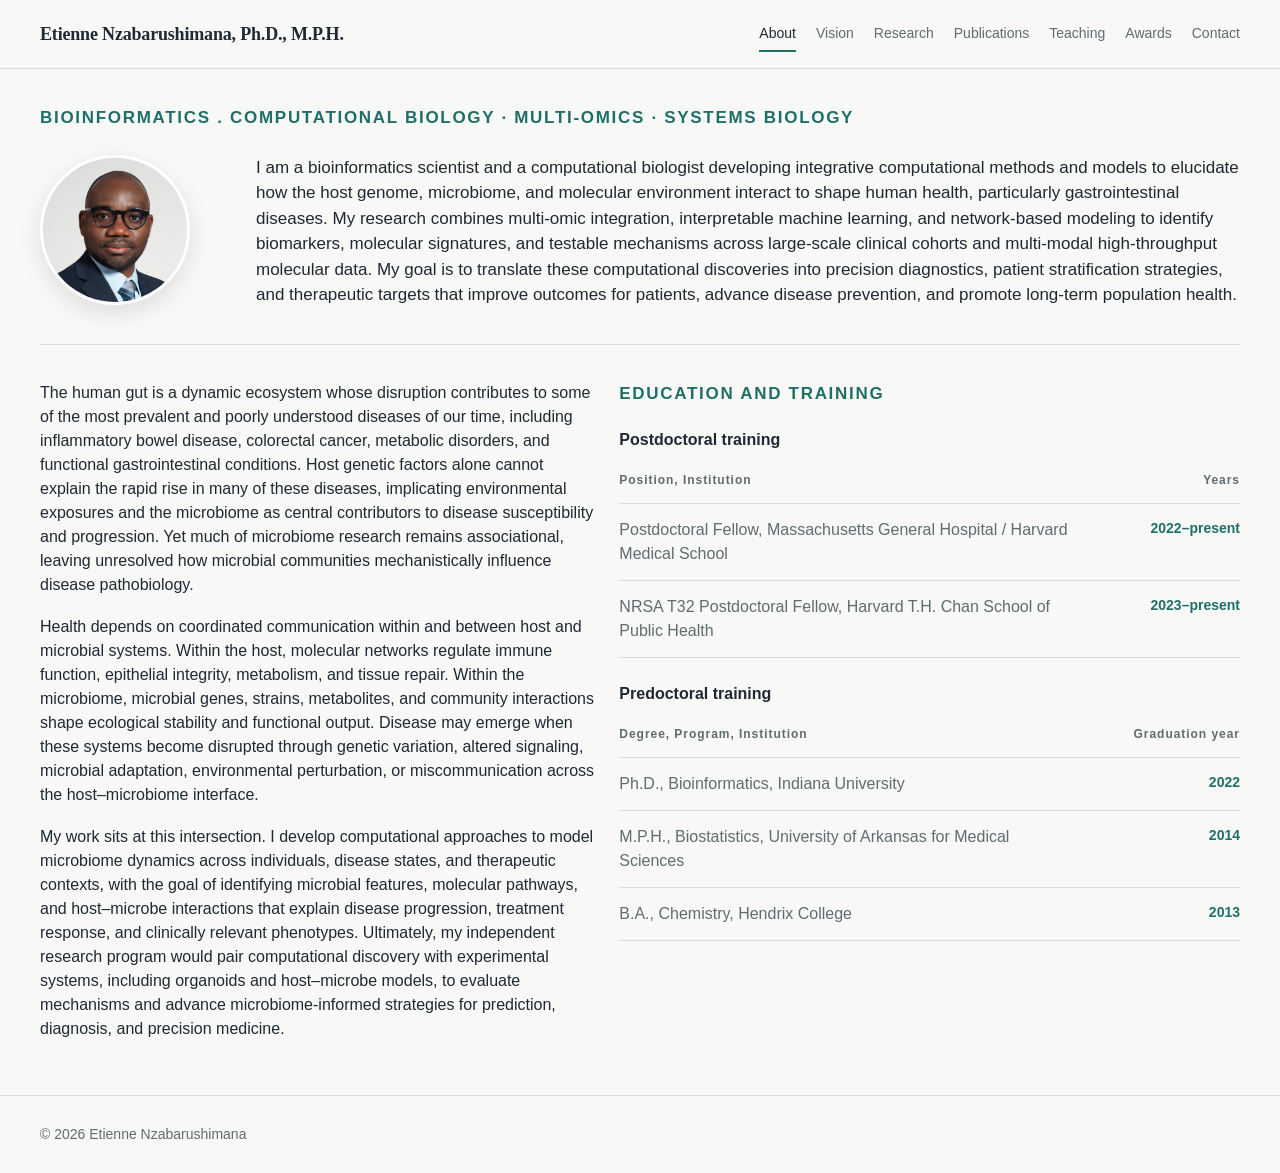
<file: index.html>
<!DOCTYPE html>
<html lang="en">
<head>
  <meta charset="UTF-8" />
  <meta name="viewport" content="width=device-width, initial-scale=1.0" />
  <meta name="description" content="About Etienne Nzabarushimana." />
  <title>About | Etienne Nzabarushimana</title>
  <link rel="stylesheet" href="assets/css/style.css" />
</head>
<body>
  <header class="site-header">
    <div class="container nav">
      <a class="site-name" href="index.html">Etienne Nzabarushimana, Ph.D., M.P.H.</a>
      <nav class="nav-links" aria-label="Main navigation">
        <a class="active" href="about.html">About</a>
        <a href="framework.html">Vision</a>
        <a href="research.html">Research</a>
        <a href="publications.html">Publications</a>
        <a href="teaching.html">Teaching</a>
        <a href="awards.html">Awards</a>
        <a href="contact.html">Contact</a>
      </nav>
    </div>
  </header>
<section class="container page-section about-section">
	
 <div class="section-header about-section-header">
    <p class="eyebrow">Bioinformatics . Computational biology · Multi-omics · Systems biology</p>
  </div>

  <div class="about-layout">
    <div class="about-photo">
     <img src="assets/img/nza_460.jpg" alt="EN" />
    </div>

    <div class="about-copy">
      <p>
        I am a bioinformatics scientist and a computational biologist developing integrative computational methods and models to elucidate how the host genome, microbiome, and molecular environment interact to shape human health, particularly gastrointestinal diseases. My research combines multi-omic integration, interpretable machine learning, and network-based modeling to identify biomarkers, molecular signatures, and testable mechanisms across large-scale clinical cohorts and multi-modal high-throughput molecular data. My goal is to translate these computational discoveries into precision diagnostics, patient stratification strategies, and therapeutic targets that improve outcomes for patients, advance disease prevention, and promote long-term population health.
      </p>
    </div>
  </div>
</section>
<section class="container page-section">
      <div class="section-content two-column">
        <div class="lead-copy">
          <p>
			The human gut is a dynamic ecosystem whose disruption contributes to some of the most prevalent and poorly understood diseases of our time, including inflammatory bowel disease, colorectal cancer, metabolic disorders, and functional gastrointestinal conditions. Host genetic factors alone cannot explain the rapid rise in many of these diseases, implicating environmental exposures and the microbiome as central contributors to disease susceptibility and progression. Yet much of microbiome research remains associational, leaving unresolved how microbial communities mechanistically influence disease pathobiology.
          </p>
          <p>
           Health depends on coordinated communication within and between host and microbial systems. Within the host, molecular networks regulate immune function, epithelial integrity, metabolism, and tissue repair. Within the microbiome, microbial genes, strains, metabolites, and community interactions shape ecological stability and functional output. Disease may emerge when these systems become disrupted through genetic variation, altered signaling, microbial adaptation, environmental perturbation, or miscommunication across the host–microbiome interface.
          </p>
          <p>
            My work sits at this intersection. I develop computational approaches to model microbiome dynamics across individuals, disease states, and therapeutic contexts, with the goal of identifying microbial features, molecular pathways, and host–microbe interactions that explain disease progression, treatment response, and clinically relevant phenotypes. Ultimately, my independent research program would pair computational discovery with experimental systems, including organoids and host–microbe models, to evaluate mechanisms and advance microbiome-informed strategies for prediction, diagnosis, and precision medicine.
          </p>
        </div>
<div class="compact-list">
	<p class="eyebrow">Education and training</p>
  <h3 class="training-group-title">Postdoctoral training</h3>

<div class="training-subheader">
  <span>Position, Institution</span>
  <span>Years</span>
</div>

<div class="list-row">
  <p>Postdoctoral Fellow, Massachusetts General Hospital / Harvard Medical School</p>
  <span>2022–present</span>
</div>

<div class="list-row">
  <p>NRSA T32 Postdoctoral Fellow, Harvard T.H. Chan School of Public Health</p>
  <span>2023–present</span>
</div>

<h3 class="training-group-title predoctoral-title">Predoctoral training</h3>

<div class="training-subheader">
  <span>Degree, Program, Institution</span>
  <span>Graduation year</span>
</div>

<div class="list-row">
  <p>Ph.D., Bioinformatics, Indiana University</p>
  <span>2022</span>
</div>
  <div class="list-row">
    <p>M.P.H., Biostatistics, University of Arkansas for Medical Sciences</p>
    <span>2014</span>
  </div>

  <div class="list-row">
    <p>B.A., Chemistry, Hendrix College</p>
    <span>2013</span>
  </div>
</div>
      </div>
    </section>
  </main>

  <footer class="site-footer">
    <div class="container">
      <p>© 2026 Etienne Nzabarushimana</p>
    </div>
  </footer>
</body>
</html>
</file>
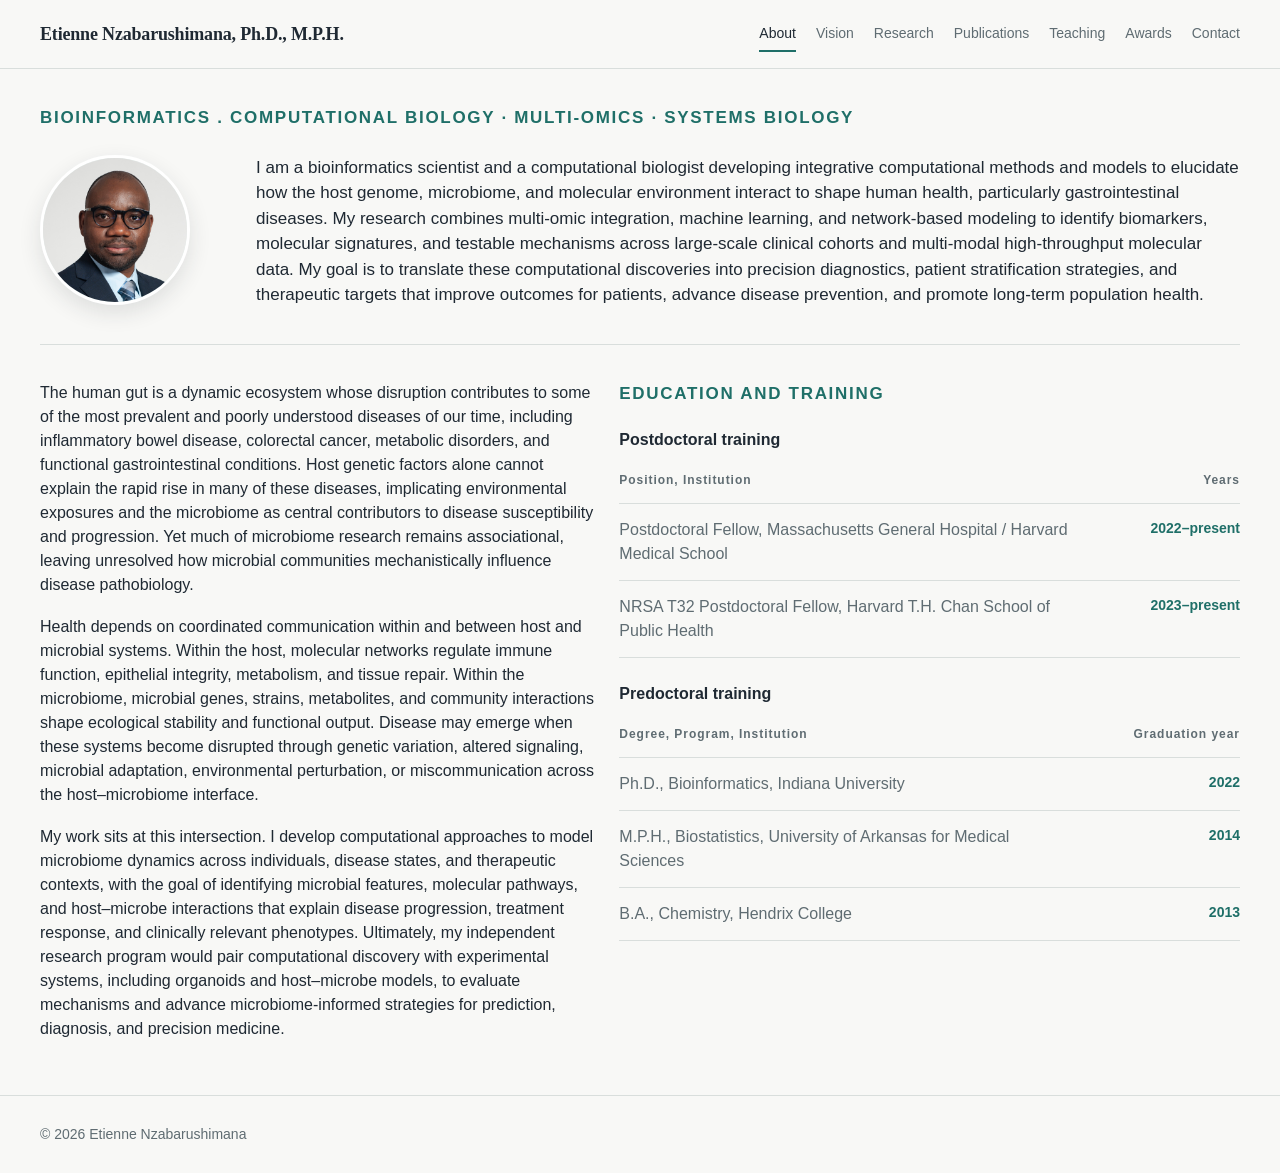
<file: about.html>
<!DOCTYPE html>
<html lang="en">
<head>
  <meta charset="UTF-8" />
  <meta name="viewport" content="width=device-width, initial-scale=1.0" />
  <meta name="description" content="About Etienne Nzabarushimana." />
  <title>About | Etienne Nzabarushimana</title>
  <link rel="stylesheet" href="assets/css/style.css" />
</head>
<body>
  <header class="site-header">
    <div class="container nav">
      <a class="site-name" href="index.html">Etienne Nzabarushimana, Ph.D., M.P.H.</a>
      <nav class="nav-links" aria-label="Main navigation">
        <a class="active" href="about.html">About</a>
        <a href="framework.html">Vision</a>
        <a href="research.html">Research</a>
        <a href="publications.html">Publications</a>
        <a href="teaching.html">Teaching</a>
        <a href="awards.html">Awards</a>
        <a href="contact.html">Contact</a>
      </nav>
    </div>
  </header>
<section class="container page-section about-section">
	
 <div class="section-header about-section-header">
    <p class="eyebrow">Bioinformatics . Computational biology · Multi-omics · Systems biology</p>
  </div>

  <div class="about-layout">
    <div class="about-photo">
     <img src="assets/img/nza_460.jpg" alt="EN" />
    </div>

    <div class="about-copy">
      <p>
        I am a bioinformatics scientist and a computational biologist developing integrative computational methods and models to elucidate how the host genome, microbiome, and molecular environment interact to shape human health, particularly gastrointestinal diseases. My research combines multi-omic integration, machine learning, and network-based modeling to identify biomarkers, molecular signatures, and testable mechanisms across large-scale clinical cohorts and multi-modal high-throughput molecular data. My goal is to translate these computational discoveries into precision diagnostics, patient stratification strategies, and therapeutic targets that improve outcomes for patients, advance disease prevention, and promote long-term population health.
      </p>
    </div>
  </div>
</section>
<section class="container page-section">
      <div class="section-content two-column">
        <div class="lead-copy">
          <p>
			The human gut is a dynamic ecosystem whose disruption contributes to some of the most prevalent and poorly understood diseases of our time, including inflammatory bowel disease, colorectal cancer, metabolic disorders, and functional gastrointestinal conditions. Host genetic factors alone cannot explain the rapid rise in many of these diseases, implicating environmental exposures and the microbiome as central contributors to disease susceptibility and progression. Yet much of microbiome research remains associational, leaving unresolved how microbial communities mechanistically influence disease pathobiology.
          </p>
          <p>
           Health depends on coordinated communication within and between host and microbial systems. Within the host, molecular networks regulate immune function, epithelial integrity, metabolism, and tissue repair. Within the microbiome, microbial genes, strains, metabolites, and community interactions shape ecological stability and functional output. Disease may emerge when these systems become disrupted through genetic variation, altered signaling, microbial adaptation, environmental perturbation, or miscommunication across the host–microbiome interface.
          </p>
          <p>
            My work sits at this intersection. I develop computational approaches to model microbiome dynamics across individuals, disease states, and therapeutic contexts, with the goal of identifying microbial features, molecular pathways, and host–microbe interactions that explain disease progression, treatment response, and clinically relevant phenotypes. Ultimately, my independent research program would pair computational discovery with experimental systems, including organoids and host–microbe models, to evaluate mechanisms and advance microbiome-informed strategies for prediction, diagnosis, and precision medicine.
          </p>
        </div>
<div class="compact-list">
	<p class="eyebrow">Education and training</p>
  <h3 class="training-group-title">Postdoctoral training</h3>

<div class="training-subheader">
  <span>Position, Institution</span>
  <span>Years</span>
</div>

<div class="list-row">
  <p>Postdoctoral Fellow, Massachusetts General Hospital / Harvard Medical School</p>
  <span>2022–present</span>
</div>

<div class="list-row">
  <p>NRSA T32 Postdoctoral Fellow, Harvard T.H. Chan School of Public Health</p>
  <span>2023–present</span>
</div>

<h3 class="training-group-title predoctoral-title">Predoctoral training</h3>

<div class="training-subheader">
  <span>Degree, Program, Institution</span>
  <span>Graduation year</span>
</div>

<div class="list-row">
  <p>Ph.D., Bioinformatics, Indiana University</p>
  <span>2022</span>
</div>
  <div class="list-row">
    <p>M.P.H., Biostatistics, University of Arkansas for Medical Sciences</p>
    <span>2014</span>
  </div>

  <div class="list-row">
    <p>B.A., Chemistry, Hendrix College</p>
    <span>2013</span>
  </div>
</div>
      </div>
    </section>
  </main>

  <footer class="site-footer">
    <div class="container">
      <p>© 2026 Etienne Nzabarushimana</p>
    </div>
  </footer>
</body>
</html>
</file>
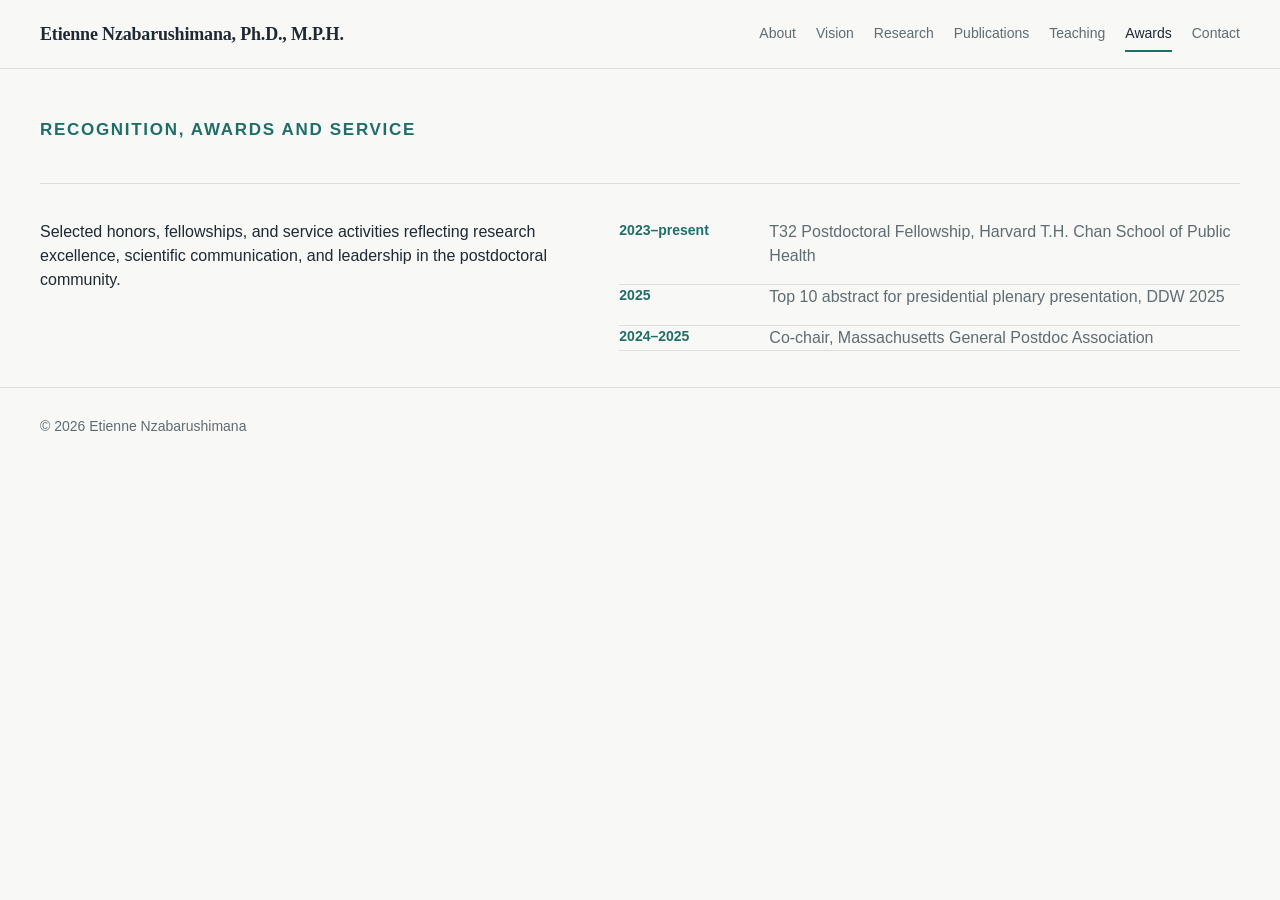
<file: awards.html>
<!DOCTYPE html>
<html lang="en">
<head>
  <meta charset="UTF-8" />
  <meta name="viewport" content="width=device-width, initial-scale=1.0" />
  <meta name="description" content="Awards, fellowships, and service by Etienne Nzabarushimana." />
  <title>Awards | Etienne Nzabarushimana</title>
  <link rel="stylesheet" href="assets/css/style.css" />
</head>
<body>
  <header class="site-header">
    <div class="container nav">
      <a class="site-name" href="index.html">Etienne Nzabarushimana, Ph.D., M.P.H.</a>
      <nav class="nav-links" aria-label="Main navigation">
        <a href="about.html">About</a>
        <a href="framework.html">Vision</a>
        <a href="research.html">Research</a>
        <a href="publications.html">Publications</a>
        <a href="teaching.html">Teaching</a>
        <a class="active" href="awards.html">Awards</a>
        <a href="contact.html">Contact</a>
      </nav>
    </div>
  </header>

  <main>
    <section class="container page-hero">
      <div class="page-hero-inner">
        <p class="eyebrow">Recognition, Awards and Service</p>
     
      </div>
    </section>

<section class="container page-section awards-section">
  <div class="section-content two-column">
    <div class="lead-copy">
      <p>
        Selected honors, fellowships, and service activities reflecting research excellence,
        scientific communication, and leadership in the postdoctoral community.
      </p>
    </div>

    <div class="compact-list awards-list">
      <div class="list-row">
        <span>2023–present</span>
        <p>T32 Postdoctoral Fellowship, Harvard T.H. Chan School of Public Health</p>
      </div>

      <div class="list-row">
        <span>2025</span>
        <p>Top 10 abstract for presidential plenary presentation, DDW 2025</p>
      </div>

      <div class="list-row">
        <span>2024–2025</span>
        <p>Co-chair, Massachusetts General Postdoc Association</p>
      </div>
    </div>
  </div>
</section>
  </main>

  <footer class="site-footer">
    <div class="container">
      <p>© 2026 Etienne Nzabarushimana</p>
    </div>
  </footer>
</body>
</html>
</file>
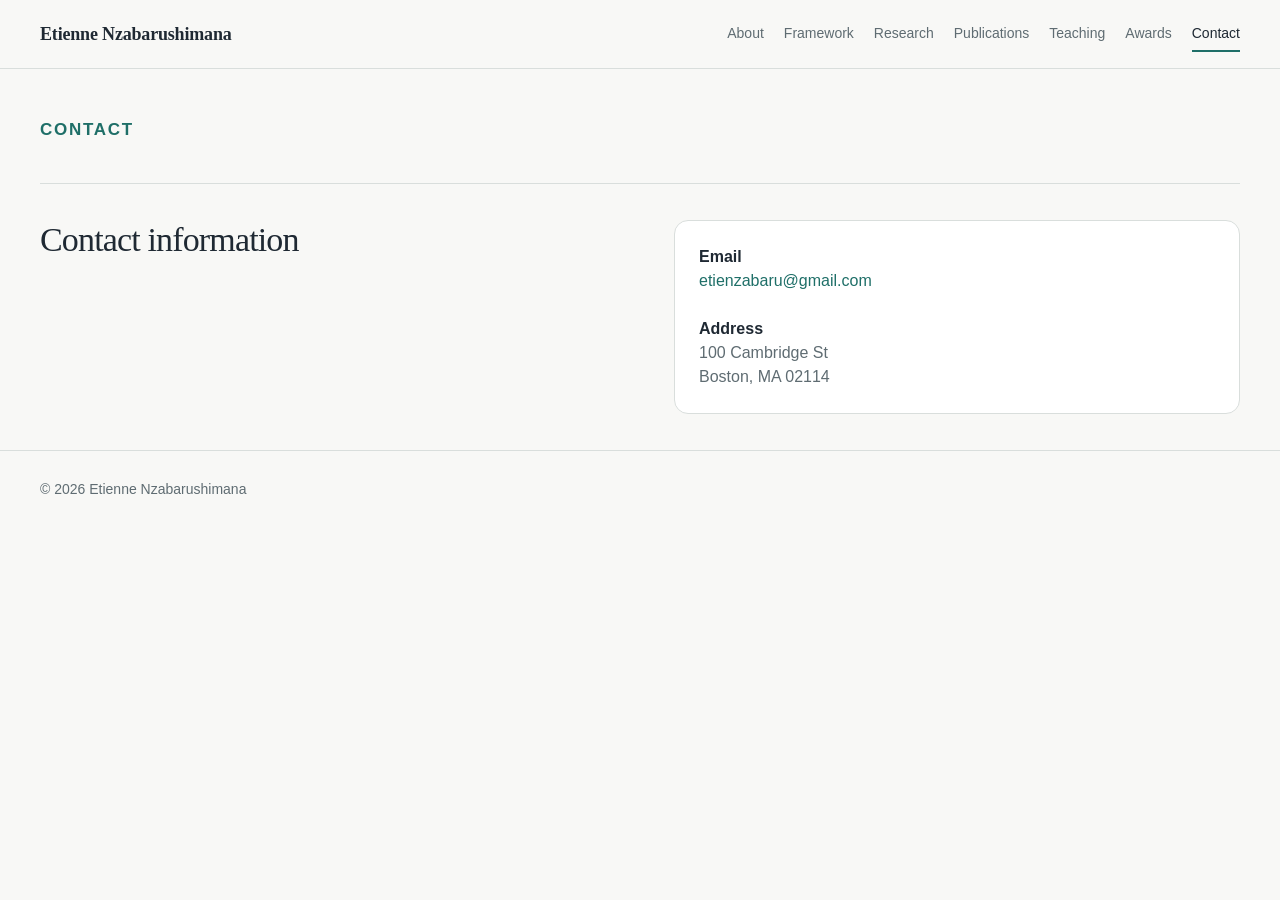
<file: contact.html>
<!DOCTYPE html>
<html lang="en">
<head>
  <meta charset="UTF-8" />
  <meta name="viewport" content="width=device-width, initial-scale=1.0" />
  <meta name="description" content="Contact Etienne Nzabarushimana." />
  <title>Contact | Etienne Nzabarushimana</title>
  <link rel="stylesheet" href="assets/css/style.css" />
</head>
<body>
  <header class="site-header">
    <div class="container nav">
      <a class="site-name" href="index.html">Etienne Nzabarushimana</a>
      <nav class="nav-links" aria-label="Main navigation">
        <a href="about.html">About</a>
        <a href="framework.html">Framework</a>
        <a href="research.html">Research</a>
        <a href="publications.html">Publications</a>
        <a href="teaching.html">Teaching</a>
        <a href="awards.html">Awards</a>
        <a class="active" href="contact.html">Contact</a>
      </nav>
    </div>
  </header>

  <main>
    <section class="container page-hero">
      <div class="page-hero-inner">
        <p class="eyebrow">Contact</p>
    </section>

    <section class="container page-section contact-layout">
      <div>
        <h2>Contact information</h2>
      </div>
      <div class="contact-details">
        <p>
          <strong>Email</strong><br />
          <a href="mailto:etienzabaru@gmail.com">etienzabaru@gmail.com</a>
        </p>
        <p>
          <strong>Address</strong><br />
          100 Cambridge St<br />
          Boston, MA 02114
        </p>
      </div>
    </section>
  </main>

  <footer class="site-footer">
    <div class="container">
      <p>© 2026 Etienne Nzabarushimana</p>
    </div>
  </footer>
</body>
</html>
</file>
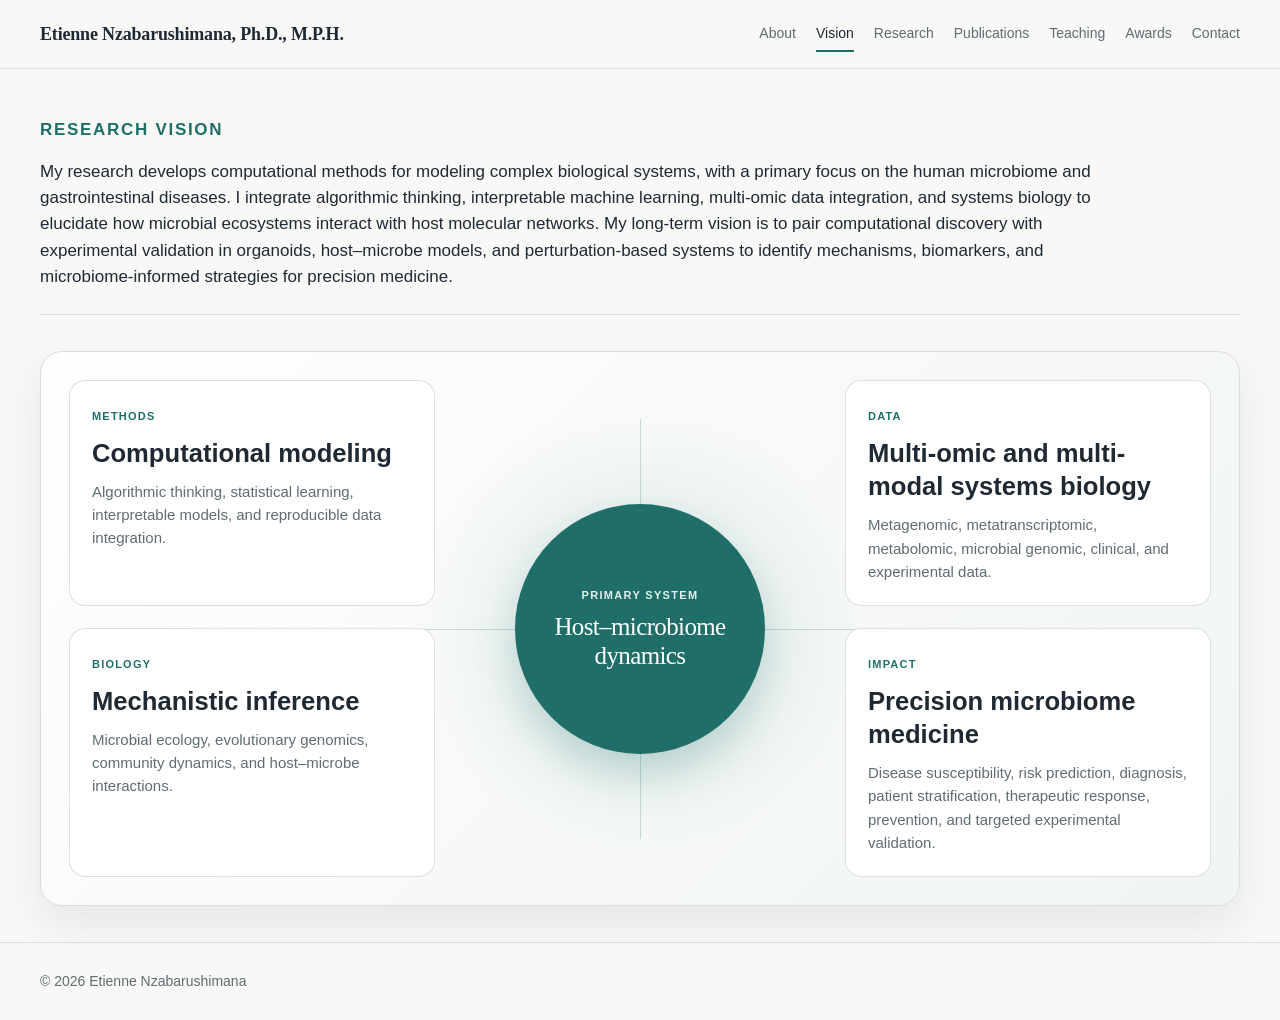
<file: framework.html>
<!DOCTYPE html>
<html lang="en">
<head>
  <meta charset="UTF-8" />
  <meta name="viewport" content="width=device-width, initial-scale=1.0" />
  <meta name="description" content="Research framework for computational modeling, multi-omic systems biology, and precision microbiome medicine." />
  <title>Vision | Etienne Nzabarushimana</title>
  <link rel="stylesheet" href="assets/css/style.css" />
</head>
<body>
  <header class="site-header">
    <div class="container nav">
      <a class="site-name" href="index.html">Etienne Nzabarushimana, Ph.D., M.P.H.</a>
      <nav class="nav-links" aria-label="Main navigation">
        <a href="about.html">About</a>
        <a class="active" href="framework.html">Vision</a>
        <a href="research.html">Research</a>
        <a href="publications.html">Publications</a>
        <a href="teaching.html">Teaching</a>
        <a href="awards.html">Awards</a>
        <a href="contact.html">Contact</a>
      </nav>
    </div>
  </header>

  <main>
    <section class="container page-hero">
      <div class="page-hero-inner">
        <p class="eyebrow">Research vision</p>
        <p class="page-summary">
            My research develops computational methods for modeling complex biological systems, with a primary focus on the human microbiome and gastrointestinal diseases. I integrate algorithmic thinking, interpretable machine learning, multi-omic data integration, and systems biology to elucidate how microbial ecosystems interact with host molecular networks. My long-term vision is to pair computational discovery with experimental validation in organoids, host–microbe models, and perturbation-based systems to identify mechanisms, biomarkers, and microbiome-informed strategies for precision medicine.
        </p>
      </div>
    </section>

    <section class="container page-section">
      <div class="research-map" aria-label="Summary of research profile">
        <div class="map-card map-methods">
          <span class="map-label">Methods</span>
          <h3>Computational modeling</h3>
          <p>Algorithmic thinking, statistical learning, interpretable models, and reproducible data integration.</p>
        </div>
        <div class="map-card map-data">
          <span class="map-label">Data</span>
          <h3>Multi-omic and multi-modal systems biology</h3>
          <p>Metagenomic, metatranscriptomic, metabolomic, microbial genomic, clinical, and experimental data.</p>
        </div>
        <div class="map-center">
          <div>
            <span>Primary system</span>
            <strong>Host–microbiome dynamics</strong>
          </div>
        </div>
        <div class="map-card map-biology">
          <span class="map-label">Biology</span>
          <h3>Mechanistic inference</h3>
          <p>Microbial ecology, evolutionary genomics, community dynamics, and host–microbe interactions.</p>
        </div>
        <div class="map-card map-impact">
          <span class="map-label">Impact</span>
          <h3>Precision microbiome medicine</h3>
          <p>Disease susceptibility, risk prediction, diagnosis, patient stratification, therapeutic response, prevention, and targeted experimental validation.</p>
        </div>
      </div>
    </section>
  </main>

  <footer class="site-footer">
    <div class="container">
      <p>© 2026 Etienne Nzabarushimana</p>
    </div>
  </footer>
</body>
</html>
</file>
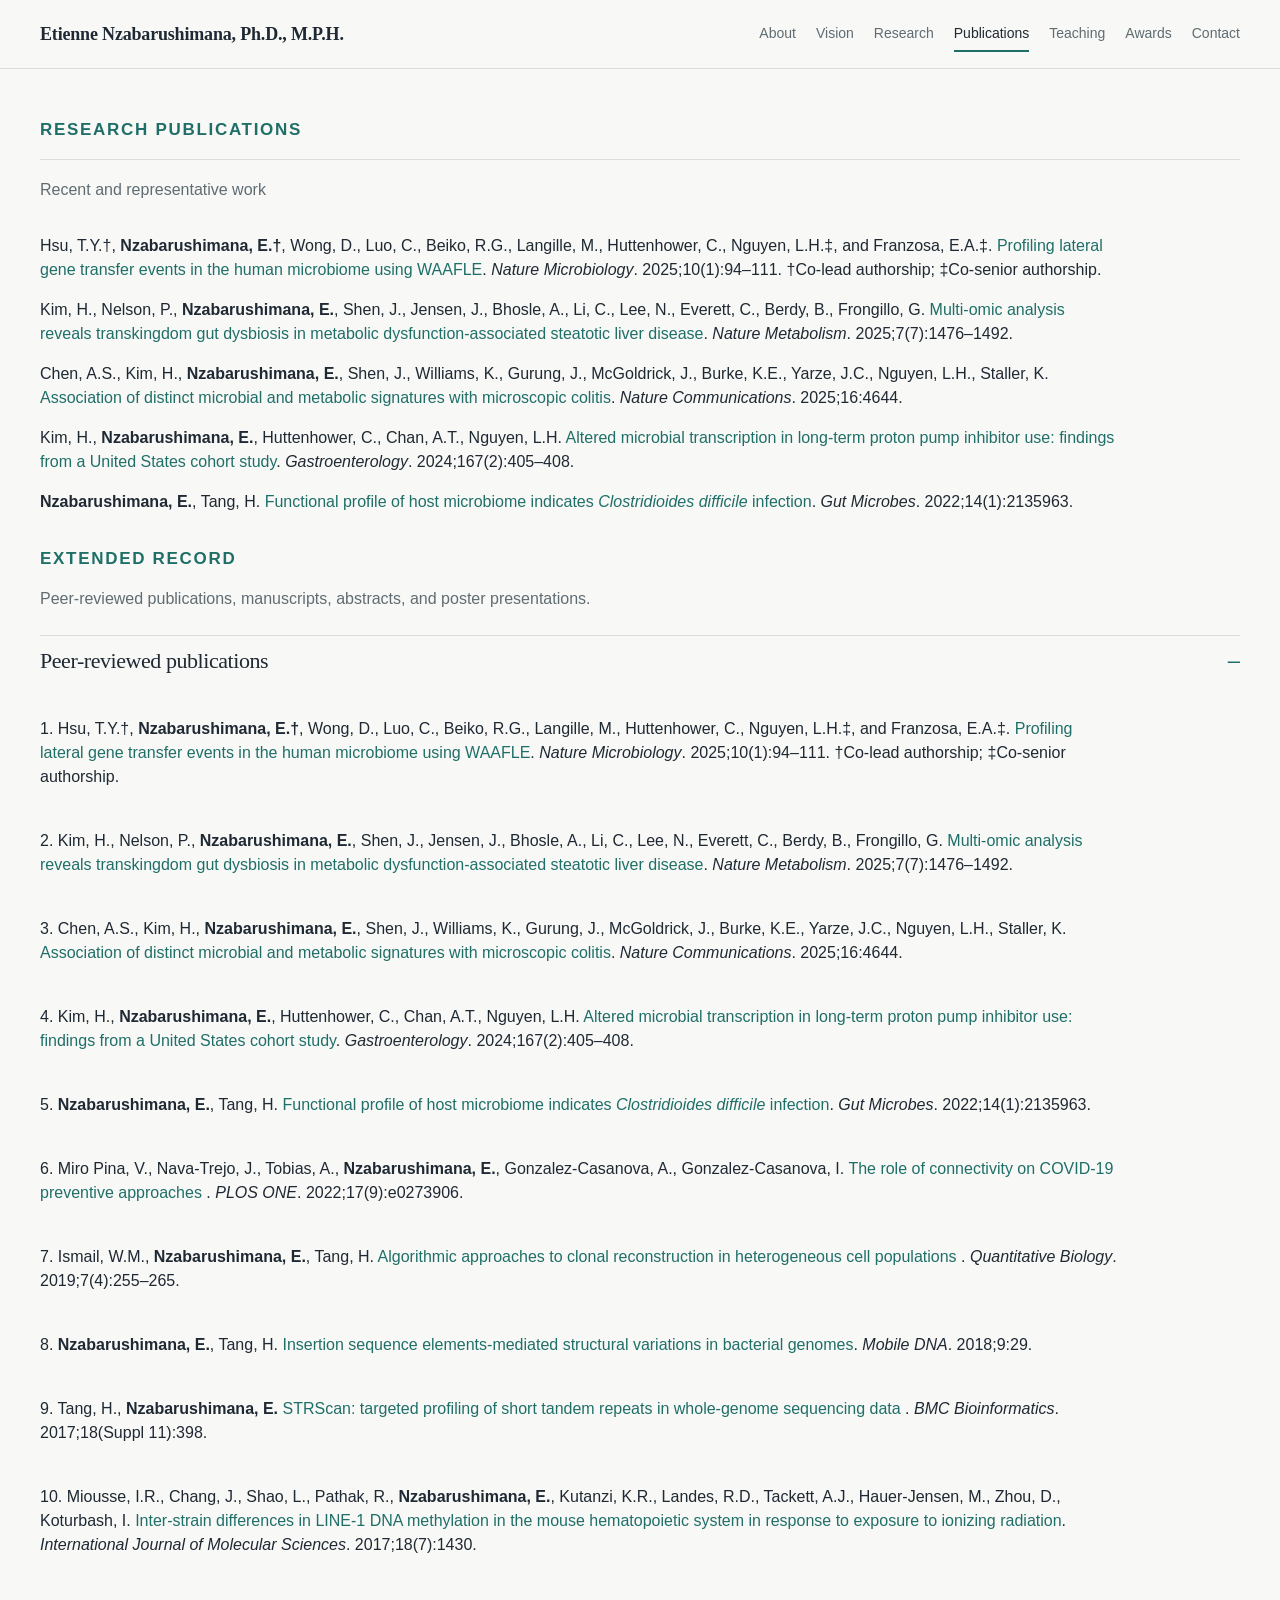
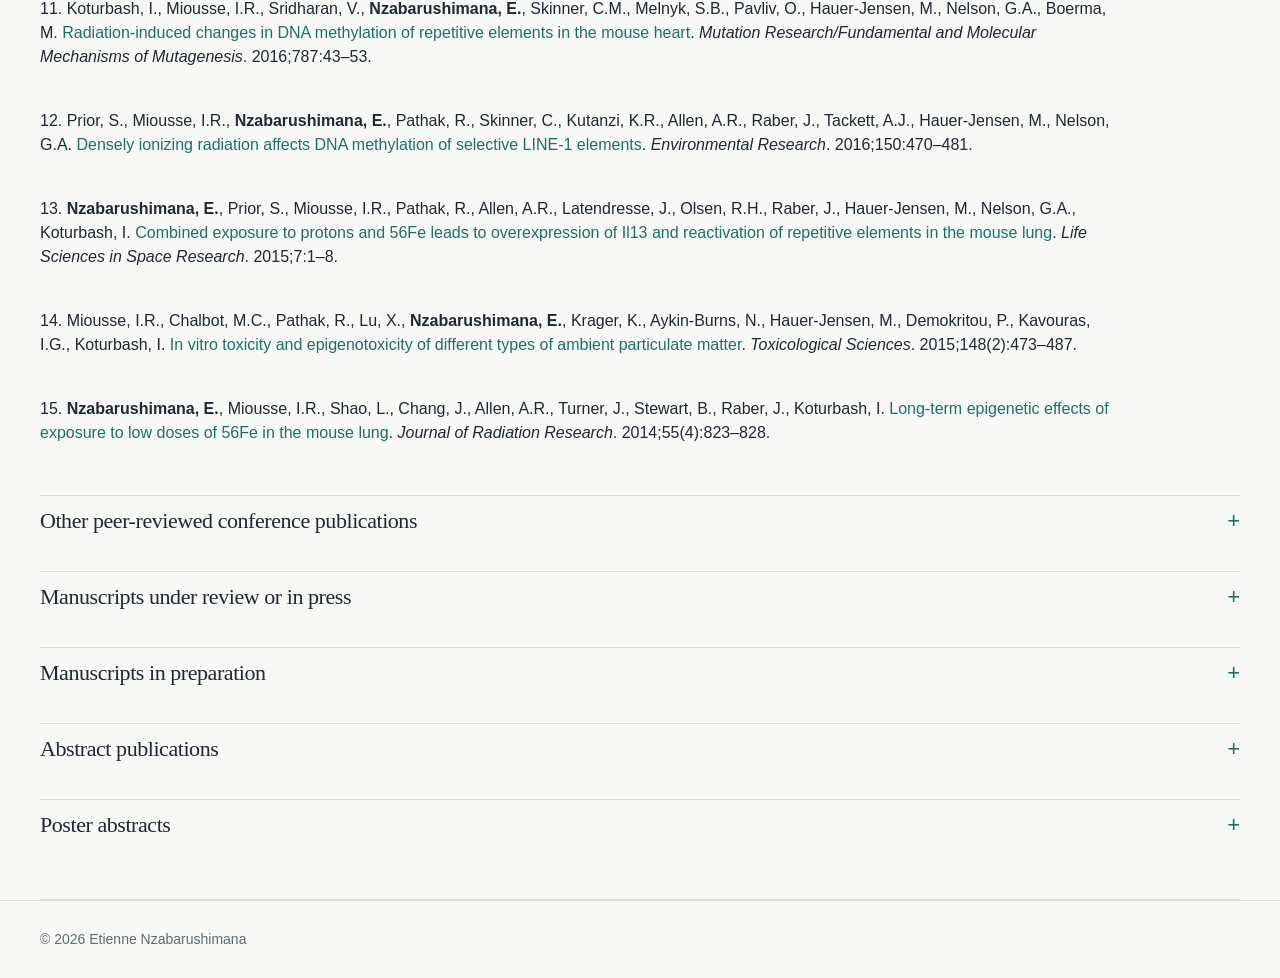
<file: publications.html>
<!DOCTYPE html>
<html lang="en">
<head>
  <meta charset="UTF-8" />
  <meta name="viewport" content="width=device-width, initial-scale=1.0" />
  <meta name="description" content="Publications by Etienne Nzabarushimana." />
  <title>Publications | Etienne Nzabarushimana</title>
  <link rel="stylesheet" href="assets/css/style.css" />
</head>

<body>
  <header class="site-header">
    <div class="container nav">
      <a class="site-name" href="index.html">Etienne Nzabarushimana, Ph.D., M.P.H.</a>

      <nav class="nav-links" aria-label="Main navigation">
        <a href="about.html">About</a>
        <a href="framework.html">Vision</a>
        <a href="research.html">Research</a>
        <a class="active" href="publications.html">Publications</a>
        <a href="teaching.html">Teaching</a>
        <a href="awards.html">Awards</a>
        <a href="contact.html">Contact</a>
      </nav>
    </div>
  </header>

  <main>
	   <section class="container page-hero">
      <div class="page-hero-inner">
        <p class="eyebrow">Research publications</p>
      </div>
	  	  
  <div class="selected-publications">
	  <div class="section-header">
       <p>Recent and representative work</p>
    </div>
<div class="publication-list selected-publication-list">
  <article>
    <p>
      Hsu, T.Y.†, <strong>Nzabarushimana, E.†</strong>, Wong, D., Luo, C.,
      Beiko, R.G., Langille, M., Huttenhower, C., Nguyen, L.H.‡, and Franzosa, E.A.‡.
      <a href="https://www.nature.com/articles/s41564-024-01881-w">Profiling lateral gene transfer events in the human microbiome using WAAFLE</a>.
      <em>Nature Microbiology</em>. 2025;10(1):94–111.
      †Co-lead authorship; ‡Co-senior authorship.
    </p>
  </article>

  <article>
    <p>
      Kim, H., Nelson, P., <strong>Nzabarushimana, E.</strong>, Shen, J.,
      Jensen, J., Bhosle, A., Li, C., Lee, N., Everett, C., Berdy, B., Frongillo, G.
      <a href="https://www.nature.com/articles/s42255-025-01318-6">Multi-omic analysis reveals transkingdom gut dysbiosis in metabolic dysfunction-associated
      steatotic liver disease</a>. <em>Nature Metabolism</em>. 2025;7(7):1476–1492.
    </p>
  </article>

  <article>
    <p>
      Chen, A.S., Kim, H., <strong>Nzabarushimana, E.</strong>, Shen, J.,
      Williams, K., Gurung, J., McGoldrick, J., Burke, K.E., Yarze, J.C.,
      Nguyen, L.H., Staller, K. <a href="https://www.nature.com/articles/s41467-025-59566-9">Association of distinct microbial and metabolic
      signatures with microscopic colitis</a>. <em>Nature Communications</em>. 2025;16:4644.
    </p>
  </article>

  <article>
    <p>
      Kim, H., <strong>Nzabarushimana, E.</strong>, Huttenhower, C., Chan, A.T.,
      Nguyen, L.H. <a href="https://pmc.ncbi.nlm.nih.gov/articles/PMC11193639/">Altered microbial transcription in long-term proton pump inhibitor use:
      findings from a United States cohort study</a>. <em>Gastroenterology</em>.
      2024;167(2):405–408.
    </p>
  </article>

  <article>
    <p>
      <strong>Nzabarushimana, E.</strong>, Tang, H. <a href="https://www.tandfonline.com/doi/full/10.1080/19490976.2022.2135963">Functional profile of host microbiome
      indicates <em>Clostridioides difficile</em> infection</a>. <em>Gut Microbes</em>.
      2022;14(1):2135963.
    </p>
  </article>
</div>

</div>

  <div class="full-publication-record">
    <div class="section-header">
      <p class="eyebrow">Extended record</p>
      <p>
        Peer-reviewed publications, manuscripts, abstracts, and poster presentations.
      </p>
    </div>
<details class="pub-section" open>
  <summary>
    <span>Peer-reviewed publications</span>
  </summary>

  <div class="publication-list">
    <article>
      <p>
        1. Hsu, T.Y.†, <strong>Nzabarushimana, E.†</strong>, Wong, D., Luo, C.,
        Beiko, R.G., Langille, M., Huttenhower, C., Nguyen, L.H.‡, and Franzosa, E.A.‡.
        <a href="https://www.nature.com/articles/s41564-024-01881-w">Profiling lateral gene transfer events in the human microbiome using WAAFLE</a>.
        <em>Nature Microbiology</em>. 2025;10(1):94–111.
        †Co-lead authorship; ‡Co-senior authorship.
      </p>
    </article>

    <article>
      <p>
        2. Kim, H., Nelson, P., <strong>Nzabarushimana, E.</strong>, Shen, J.,
        Jensen, J., Bhosle, A., Li, C., Lee, N., Everett, C., Berdy, B., Frongillo, G.
        <a href="https://www.nature.com/articles/s42255-025-01318-6">Multi-omic analysis reveals transkingdom gut dysbiosis in metabolic dysfunction-associated
      steatotic liver disease</a>. <em>Nature Metabolism</em>. 2025;7(7):1476–1492.
      </p>
    </article>

    <article>
      <p>
        3. Chen, A.S., Kim, H., <strong>Nzabarushimana, E.</strong>, Shen, J.,
        Williams, K., Gurung, J., McGoldrick, J., Burke, K.E., Yarze, J.C.,
        Nguyen, L.H., Staller, K. <a href="https://www.nature.com/articles/s41467-025-59566-9">Association of distinct microbial and metabolic
      signatures with microscopic colitis</a>. <em>Nature Communications</em>. 2025;16:4644.
      </p>
    </article>

    <article>
      <p>
        4. Kim, H., <strong>Nzabarushimana, E.</strong>, Huttenhower, C., Chan, A.T.,
        Nguyen, L.H. <a href="https://pmc.ncbi.nlm.nih.gov/articles/PMC11193639/">Altered microbial transcription in long-term proton pump inhibitor use:
      findings from a United States cohort study</a>. <em>Gastroenterology</em>.
        2024;167(2):405–408.
      </p>
    </article>

    <article>
      <p>
        5. <strong>Nzabarushimana, E.</strong>, Tang, H. <a href="https://www.tandfonline.com/doi/full/10.1080/19490976.2022.2135963">Functional profile of host microbiome
      indicates <em>Clostridioides difficile</em> infection</a>. <em>Gut Microbes</em>.
        2022;14(1):2135963.
      </p>
    </article>

    <article>
      <p>
        6. Miro Pina, V., Nava-Trejo, J., Tobias, A., <strong>Nzabarushimana, E.</strong>,
        Gonzalez-Casanova, A., Gonzalez-Casanova, I. <a href="https://doi.org/10.1371/journal.pone.0273906">The role of connectivity on COVID-19
        preventive approaches </a>. <em>PLOS ONE</em>. 2022;17(9):e0273906.
      </p>
    </article>

    <article>
      <p>
        7. Ismail, W.M., <strong>Nzabarushimana, E.</strong>, Tang, H. <a href="https://doi.org/10.1007/s40484-019-0188-3">Algorithmic approaches
        to clonal reconstruction in heterogeneous cell populations </a>. <em>Quantitative Biology</em>.
        2019;7(4):255–265.
      </p>
    </article>

    <article>
      <p>
        8. <strong>Nzabarushimana, E.</strong>, Tang, H. <a href="https://doi.org/10.1186/s13100-018-0134-3">Insertion sequence elements-mediated
        structural variations in bacterial genomes</a>. <em>Mobile DNA</em>. 2018;9:29.
      </p>
    </article>

    <article>
      <p>
        9. Tang, H., <strong>Nzabarushimana, E.</strong> <a href="https://doi.org/10.1186/s12859-017-1800-z">STRScan: targeted profiling of short
        tandem repeats in whole-genome sequencing data </a>. <em>BMC Bioinformatics</em>.
        2017;18(Suppl 11):398.
      </p>
    </article>

    <article>
      <p>
        10. Miousse, I.R., Chang, J., Shao, L., Pathak, R.,
        <strong>Nzabarushimana, E.</strong>, Kutanzi, K.R., Landes, R.D., Tackett, A.J.,
        Hauer-Jensen, M., Zhou, D., Koturbash, I. <a href="https://pmc.ncbi.nlm.nih.gov/articles/PMC5535921/">Inter-strain differences in LINE-1 DNA
        methylation in the mouse hematopoietic system in response to exposure to ionizing radiation</a>.
        <em>International Journal of Molecular Sciences</em>. 2017;18(7):1430.
      </p>
    </article>

    <article>
      <p>
        11. Koturbash, I., Miousse, I.R., Sridharan, V.,
        <strong>Nzabarushimana, E.</strong>, Skinner, C.M., Melnyk, S.B., Pavliv, O.,
        Hauer-Jensen, M., Nelson, G.A., Boerma, M. <a href="https://pmc.ncbi.nlm.nih.gov/articles/PMC4828271/">Radiation-induced changes in DNA methylation
        of repetitive elements in the mouse heart</a>. <em>Mutation Research/Fundamental and Molecular
        Mechanisms of Mutagenesis</em>. 2016;787:43–53.
      </p>
    </article>

    <article>
      <p>
        12. Prior, S., Miousse, I.R., <strong>Nzabarushimana, E.</strong>, Pathak, R.,
        Skinner, C., Kutanzi, K.R., Allen, A.R., Raber, J., Tackett, A.J.,
        Hauer-Jensen, M., Nelson, G.A. <a href="https://pmc.ncbi.nlm.nih.gov/articles/PMC5003736/">Densely ionizing radiation affects DNA methylation of
        selective LINE-1 elements</a>. <em>Environmental Research</em>. 2016;150:470–481.
      </p>
    </article>

    <article>
      <p>
        13. <strong>Nzabarushimana, E.</strong>, Prior, S., Miousse, I.R., Pathak, R.,
        Allen, A.R., Latendresse, J., Olsen, R.H., Raber, J., Hauer-Jensen, M.,
        Nelson, G.A., Koturbash, I. <a href="https://pmc.ncbi.nlm.nih.gov/articles/PMC4641818/">Combined exposure to protons and 56Fe leads to
        overexpression of Il13 and reactivation of repetitive elements in the mouse lung</a>.
        <em>Life Sciences in Space Research</em>. 2015;7:1–8.
      </p>
    </article>

    <article>
      <p>
        14. Miousse, I.R., Chalbot, M.C., Pathak, R., Lu, X.,
        <strong>Nzabarushimana, E.</strong>, Krager, K., Aykin-Burns, N., Hauer-Jensen, M.,
        Demokritou, P., Kavouras, I.G., Koturbash, I. <a href="https://pmc.ncbi.nlm.nih.gov/articles/PMC5009441/">In vitro toxicity and epigenotoxicity
        of different types of ambient particulate matter</a>. <em>Toxicological Sciences</em>.
        2015;148(2):473–487.
      </p>
    </article>

    <article>
      <p>
        15. <strong>Nzabarushimana, E.</strong>, Miousse, I.R., Shao, L., Chang, J.,
        Allen, A.R., Turner, J., Stewart, B., Raber, J., Koturbash, I. <a href="https://pmc.ncbi.nlm.nih.gov/articles/PMC4100002/">Long-term epigenetic
        effects of exposure to low doses of 56Fe in the mouse lung</a>. <em>Journal of Radiation Research</em>.
        2014;55(4):823–828.
      </p>
    </article>
  </div>
</details>

<details class="pub-section">
  <summary>
    <span>Other peer-reviewed conference publications</span>
  </summary>

  <div class="publication-list">
    <article>
      <p>
        1. Miousse, I.R., Chalbot, M.C., <strong>Nzabarushimana, E.</strong>,
        Kavouras, I.G., Koturbash, I. Short- and long-term epigenetic effects of exposure
        to six sources of particulate matter. <em>Environmental and Molecular Mutagenesis</em>.
        2014;55:S38–S38.
      </p>
    </article>
  </div>
</details>

<details class="pub-section">
  <summary>
    <span>Manuscripts under review or in press</span>
  </summary>

  <div class="publication-list">
    <article>
      <p>
        1. Thompson, K.N., Ma, S., Bhosle, A., Nickols, W.A., Shen, J., Ghazi, A.R.,
        Zhang, Y., <strong>Nzabarushimana, E.</strong>, Kim, H., Xavier, R.J.,
        Chan, A.T., Franzosa, E.A., Huttenhower, C., Nguyen, L.H. Harmonized metagenomic
        signatures of the gut microbiome reveal strain-specific links to inflammatory bowel disease.
        <em>Gastroenterology</em>. In press.
      </p>
    </article>

    <article>
      <p>
        2. Shirai, N., Bhosle, A., <strong>Nzabarushimana, E.</strong>, Shen, J.,
        Yan, Y., Drew, D.A., Kim, H., Chung, D.C., Thompson, K.N., Stadler, Z.,
        Huttenhower, C., Chan, A.T., Nguyen, L.H. Multi-kingdom signatures of the gut
        microbiome in Lynch syndrome: a prospective model for colorectal cancer evolution.
        <em>Gut</em>. Under review.
      </p>
    </article>
  </div>
</details>

<details class="pub-section">
  <summary>
    <span>Manuscripts in preparation</span>
  </summary>

  <div class="publication-list">
    <article>
      <p>
        1. Ma, W., Wishner, S., <strong>Nzabarushimana, E.</strong>, Chan, A.,
        Kumbakumba, E., Adong, J., Ngonzi, J., Huttenhower, C., Bebell, L.M.
        Microbiome-associated growth faltering in children who are HIV-exposed but uninfected.
        Target journal: <em>Nature Communications</em>.
      </p>
    </article>
  </div>
</details>

<details class="pub-section">
  <summary>
    <span>Abstract publications</span>
  </summary>

  <div class="publication-list">
    <article>
      <p>
        1. <strong>Nzabarushimana, E.</strong>, Munch, P.C., Shen, J., Kim, H.,
        Sikavi, D., Hsu, T., McHardy, A.C., Franzosa, E.A., Huttenhower, C.,
        Nguyen, L.H. 1046: Pulsed antibiotic therapy and lateral gene transfer events.
        <em>Gastroenterology</em>. 2025;169(1):S-255.
      </p>
    </article>

    <article>
      <p>
        2. <strong>Nzabarushimana, E.</strong>, Kim, H., Jensen, J., Shen, J.,
        Nelson, P., Thompson, K.N., Chan, A.T., Hayete, B., Huttenhower, C.,
        Nguyen, L.H. Altered gut viral ecology in metabolic dysfunction-associated
        steatotic liver disease. <em>Gastroenterology</em>. 2024;166(5):S-1539.
      </p>
    </article>

    <article>
      <p>
        3. Kim, D.Y., Sikavi, D., Kim, H., Wang, Y., Mehta, R.S.,
        <strong>Nzabarushimana, E.</strong>, Khalili, H., Ananthakrishnan, A.,
        Huttenhower, C., Chan, A.T., Nguyen, L.H. 635: The sulfur microbial diet and
        risk of inflammatory bowel disease. <em>Gastroenterology</em>. 2023;164(6):S-125.
      </p>
    </article>

    <article>
      <p>
        4. Shen, J., <strong>Nzabarushimana, E.</strong>, Kim, H., Jensen, J.,
        Nickols, W.A., Sikavi, D., Sang, E., Chung, L., Okeagu, P., Shirai, N.,
        Franzosa, E.A. 1326: Perturbed gut viral ecology in inflammatory bowel disease:
        a multi-cohort study. <em>Gastroenterology</em>. 2025;169(1):S-332.
      </p>
    </article>

    <article>
      <p>
        5. Sikavi, D., Kim, H., Shen, J., <strong>Nzabarushimana, E.</strong>,
        Zhao, L., Zhang, X., Simon, T.G., Ma, W., Chan, A.T., Nguyen, L.H.
        Su1715: Modifiable lifestyle factors and risk of hepatocellular carcinoma and
        liver-related mortality. <em>Gastroenterology</em>. 2025;169(1):S-1765.
      </p>
    </article>

    <article>
      <p>
        6. Kim, H., <strong>Nzabarushimana, E.</strong>, Huttenhower, C.,
        Chan, A.T., Nguyen, L.H. 871: Metatranscriptomic activity of oral-typical microbes
        in proton pump inhibitor usage. <em>Gastroenterology</em>. 2024;166(5):S-201.
      </p>
    </article>

    <article>
      <p>
        7. <strong>Nzabarushimana, E.</strong>, VanEvery, H.L., Kim, H.,
        Mehta, R., Zhang, Y., Ma, W., Thompson, K.N., Kim, D.Y., Cao, Y.,
        Khalili, H., Ananthakrishnan, A. 276: Interactions between host dietary intake
        and gut microbial transcription in inflammatory bowel disease.
        <em>Gastroenterology</em>. 2023;164(6):S-50.
      </p>
    </article>

    <article>
      <p>
        8. Thompson, K.N., Ma, S., Bhosle, A., Nickols, W.A., Ghazi, A.,
        Zhang, Y., <strong>Nzabarushimana, E.</strong>, Kim, H., Xavier, R.J.,
        Franzosa, E.A. 496: Harmonized metagenomic signatures of gut microbial communities
        reveal strain-specific links to inflammatory bowel disease.
        <em>Gastroenterology</em>. 2024;166(5):S-115.
      </p>
    </article>
  </div>
</details>

<details class="pub-section">
  <summary>
    <span>Poster abstracts</span>
  </summary>

  <div class="publication-list">
    <article>
      <p>
        1. Shirai, N., Okeagu, P., <strong>Nzabarushimana, E.</strong>,
        Shen, J., Yan, Y., Drew, D.A., Kim, H., Chung, D., Thompson, K.N.,
        Stadler, Z., Huttenhower, C. Mo2007: Transkingdom gut dysbiosis in Lynch syndrome.
        <em>Gastroenterology</em>. 2025;169(1):S-1265.
      </p>
    </article>

    <article>
      <p>
        2. Shen, J., <strong>Nzabarushimana, E.</strong>, Kim, H.,
        VanEvery, H.L., Wang, Y., Thompson, K.N., Chan, A.T., Huttenhower, C.,
        Nguyen, L.H. Mo1728: Concurrent and habitual diet differentially associate with
        microbial multi-omic profiles in inflammatory bowel disease.
        <em>Gastroenterology</em>. 2024;166(5):S-1086.
      </p>
    </article>

    <article>
      <p>
        3. <strong>Nzabarushimana, E.</strong>, Hsu, T.Y., Wong, D., Luo, C.,
        Beiko, R.G., Langille, M., Huttenhower, C., Nguyen, L.H., Franzosa, E.A.
        The landscape of novel lateral gene transfer events in the human microbiome.
        American Society for Microbiology, Houston, TX, 2023.
      </p>
    </article>
  </div>
</details>

  </div>

</section>

    </section>
  </main>

  <footer class="site-footer">
    <div class="container">
      <p>© 2026 Etienne Nzabarushimana</p>
    </div>
  </footer>
</body>
</html>
</file>
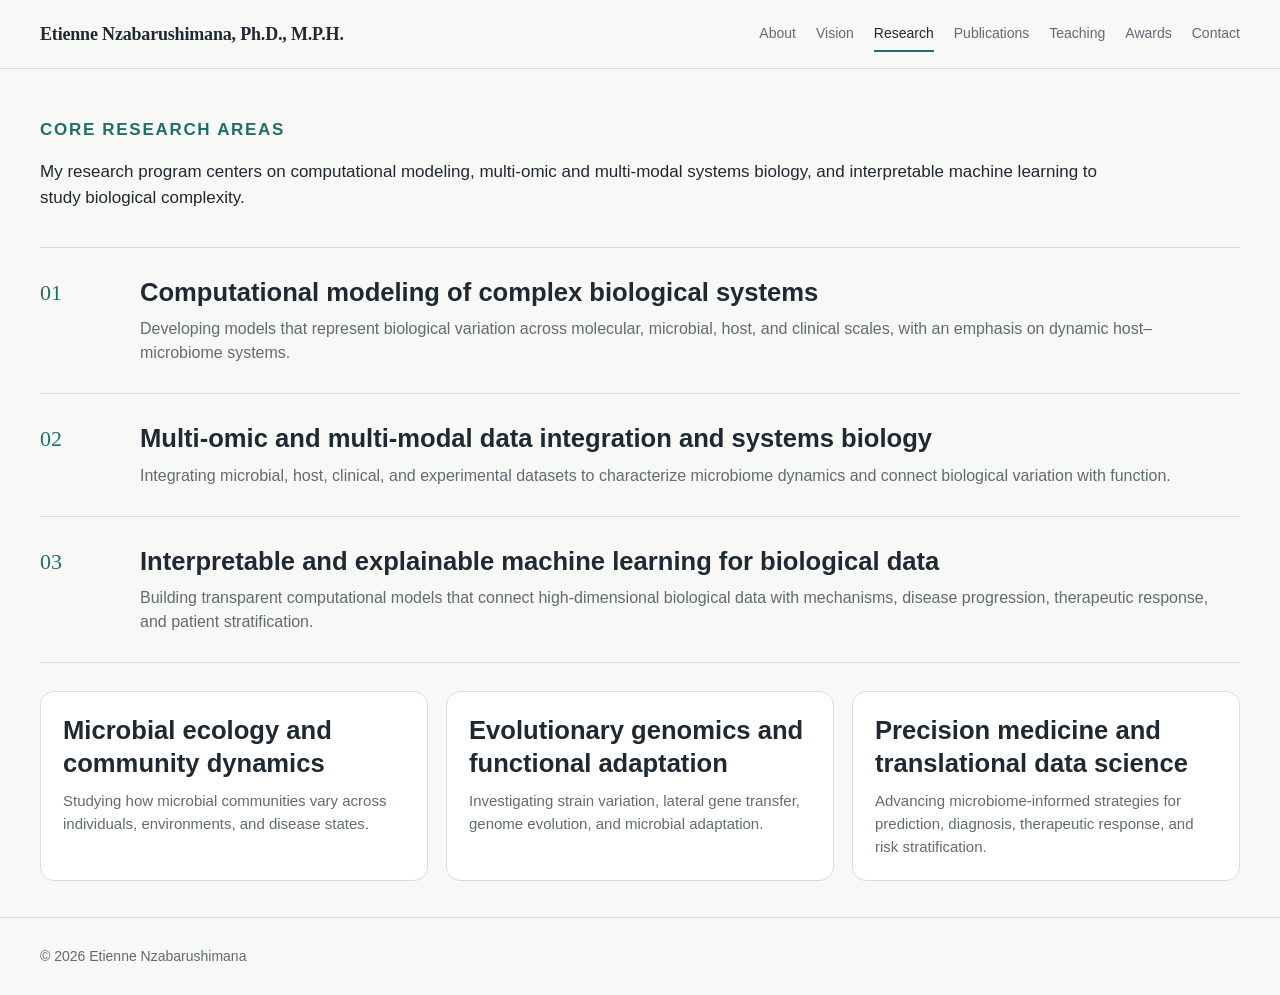
<file: research.html>
<!DOCTYPE html>
<html lang="en">
<head>
  <meta charset="UTF-8" />
  <meta name="viewport" content="width=device-width, initial-scale=1.0" />
  <meta name="description" content="Research areas in computational modeling, multi-omic integration, interpretable machine learning, and microbiome systems biology." />
  <title>Research | Etienne Nzabarushimana</title>
  <link rel="stylesheet" href="assets/css/style.css" />
</head>
<body class="research-page">
  <header class="site-header">
    <div class="container nav">
      <a class="site-name" href="index.html">Etienne Nzabarushimana, Ph.D., M.P.H.</a>
      <nav class="nav-links" aria-label="Main navigation">
        <a href="about.html">About</a>
        <a href="framework.html">Vision</a>
        <a class="active" href="research.html">Research</a>
        <a href="publications.html">Publications</a>
        <a href="teaching.html">Teaching</a>
        <a href="awards.html">Awards</a>
        <a href="contact.html">Contact</a>
      </nav>
    </div>
  </header>

  <main>
    <section class="container page-hero">
      <div class="page-hero-inner">
        <p class="eyebrow">Core research areas</p>
        <p class="page-summary">
          My research program centers on computational modeling, multi-omic and multi-modal systems biology,
  and interpretable machine learning to study biological complexity.
        </p>
      </div>
    </section>

    <section class="container page-section">
      <div class="research-list">
        <article>
          <span>01</span>
          <div>
            <h3>Computational modeling of complex biological systems</h3>
            <p>Developing models that represent biological variation across molecular, microbial, host, and clinical scales, with an emphasis on dynamic host–microbiome systems.</p>
          </div>
        </article>
        <article>
          <span>02</span>
          <div>
            <h3>Multi-omic and multi-modal data integration and systems biology</h3>
            <p>Integrating microbial, host, clinical, and experimental datasets to characterize microbiome dynamics and connect biological variation with function.</p>
          </div>
        </article>
        <article>
          <span>03</span>
          <div>
            <h3>Interpretable and explainable machine learning for biological data</h3>
            <p>Building transparent computational models that connect high-dimensional biological data with mechanisms, disease progression, therapeutic response, and patient stratification.</p>
          </div>
        </article>
      </div>

      <div class="focus-grid" aria-label="Additional research focus areas">
        <div>
          <h3>Microbial ecology and community dynamics</h3>
          <p>Studying how microbial communities vary across individuals, environments, and disease states.</p>
        </div>
        <div>
          <h3>Evolutionary genomics and functional adaptation</h3>
          <p>Investigating strain variation, lateral gene transfer, genome evolution, and microbial adaptation.</p>
        </div>
        <div>
          <h3>Precision medicine and translational data science</h3>
          <p>Advancing microbiome-informed strategies for prediction, diagnosis, therapeutic response, and risk stratification.</p>
        </div>
      </div>
    </section>
  </main>

  <footer class="site-footer">
    <div class="container">
      <p>© 2026 Etienne Nzabarushimana</p>
    </div>
  </footer>
</body>
</html>
</file>
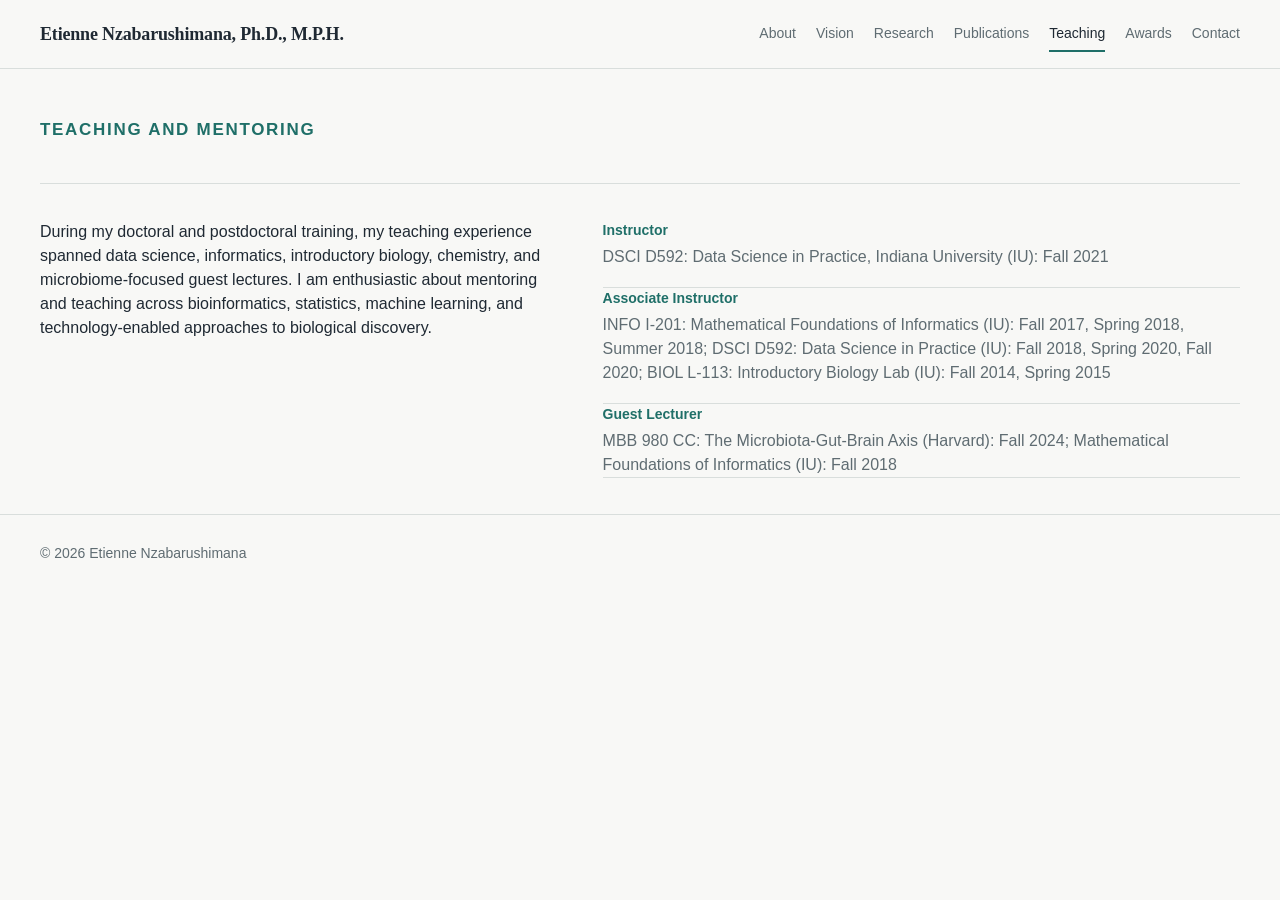
<file: teaching.html>
<!DOCTYPE html>
<html lang="en">
<head>
  <meta charset="UTF-8" />
  <meta name="viewport" content="width=device-width, initial-scale=1.0" />
  <meta name="description" content="Teaching and mentoring by Etienne Nzabarushimana." />
  <title>Teaching | Etienne Nzabarushimana</title>
  <link rel="stylesheet" href="assets/css/style.css" />
</head>
<body>
  <header class="site-header">
    <div class="container nav">
      <a class="site-name" href="index.html">Etienne Nzabarushimana, Ph.D., M.P.H.</a>
      <nav class="nav-links" aria-label="Main navigation">
        <a href="about.html">About</a>
        <a href="framework.html">Vision</a>
        <a href="research.html">Research</a>
        <a href="publications.html">Publications</a>
        <a class="active" href="teaching.html">Teaching</a>
        <a href="awards.html">Awards</a>
        <a href="contact.html">Contact</a>
      </nav>
    </div>
  </header>

  <main>
    <section class="container page-hero">
      <div class="page-hero-inner">
        <p class="eyebrow">Teaching and mentoring</p>
      </div>
    </section>

    <section class="container page-section teaching-section">
  <div class="section-content two-column">
    <div class="lead-copy">
      <p>
       During my doctoral and postdoctoral training, my teaching experience spanned data science, informatics, introductory biology, chemistry, and microbiome-focused guest lectures. I am enthusiastic about mentoring and teaching across bioinformatics, statistics, machine learning, and technology-enabled approaches to biological discovery.
      </p>
    </div>

    <div class="compact-list teaching-list">
      <div class="list-row">
        <span>Instructor</span>
        <p>DSCI D592: Data Science in Practice, Indiana University (IU): Fall 2021</p>
      </div>

      <div class="list-row">
        <span>Associate Instructor</span>
        <p>
          INFO I-201: Mathematical Foundations of Informatics (IU): Fall 2017, Spring 2018, Summer 2018;
          DSCI D592: Data Science in Practice (IU): Fall 2018, Spring 2020, Fall 2020;
          BIOL L-113: Introductory Biology Lab (IU): Fall 2014, Spring 2015
        </p>
      </div>

      <div class="list-row">
        <span>Guest Lecturer</span>
        <p>
          MBB 980 CC: The Microbiota-Gut-Brain Axis (Harvard): Fall 2024;
          Mathematical Foundations of Informatics (IU): Fall 2018
        </p>
      </div>
    </div>
  </div>
</section>
  </main>

  <footer class="site-footer">
    <div class="container">
      <p>© 2026 Etienne Nzabarushimana</p>
    </div>
  </footer>
</body>
</html>
</file>
<file: assets/css/style.css>
:root {
  --bg: #f8f8f6;
  --paper: #ffffff;
  --text: #1f2933;
  --muted: #5f6c72;
  --border: #d9dedc;
  --accent: #1f6f68;
  --accent-dark: #174f4a;
  --accent-soft: #e8f1ef;
  --shadow: 0 18px 42px rgba(31, 41, 51, 0.08);
  --max: 1200px;
  --font-body: -apple-system, BlinkMacSystemFont, "Segoe UI", Roboto, Helvetica, Arial, sans-serif;
  --font-heading: Georgia, "Times New Roman", serif;
}

* {
  box-sizing: border-box;
}

html {
  scroll-behavior: smooth;
}

body {
  margin: 0;
  background: var(--bg);
  color: var(--text);
  font-family: var(--font-body);
  font-size: 16px;
  line-height: 1.5;
  text-rendering: optimizeLegibility;
  -webkit-font-smoothing: antialiased;
}

a {
  color: var(--accent);
  text-decoration: none;
}

a:hover {
  color: var(--accent-dark);
  text-decoration: underline;
}

.container {
  width: min(var(--max), calc(100% - 48px));
  margin: 0 auto;
}

.site-header {
  background: rgba(248, 248, 246, 0.96);
  border-bottom: 1px solid var(--border);
  position: sticky;
  top: 0;
  z-index: 100;
  backdrop-filter: blur(10px);
}

.nav {
  min-height: 68px;
  display: flex;
  align-items: center;
  justify-content: space-between;
  gap: 24px;
}

.site-name {
  color: var(--text);
  font-family: var(--font-heading);
  font-size: 18px;
  font-weight: 600;
  letter-spacing: -0.01em;
  white-space: nowrap;
}

.site-name:hover {
  color: var(--text);
  text-decoration: none;
}

.nav-links {
  display: flex;
  align-items: center;
  gap: 20px;
  font-size: 14px;
  font-weight: 500;
}

.nav-links a {
  color: var(--muted);
  padding: 6px 0;
  border-bottom: 2px solid transparent;
}

.nav-links a:hover,
.nav-links a.active {
  color: var(--text);
  text-decoration: none;
  border-bottom-color: var(--accent);
}

.hero {
  position: relative;
  display: grid;
  grid-template-columns: 1fr;
  padding: 86px 0 78px;
  border-bottom: 1px solid var(--border);
}

.hero-text {
  max-width: 1200px;
  padding-top: 82px;
}

.profile-panel {
  position: absolute;
  top: 34px;
  left: 0;
  width: 104px;
}

.portrait {
  width: 104px;
  height: 104px;
  border-radius: 50%;
  overflow: hidden;
  background: var(--accent-soft);
  border: 3px solid var(--paper);
  box-shadow: 0 4px 14px rgba(31, 41, 51, 0.16);
  display: grid;
  place-items: center;
}

.portrait img {
  width: 100%;
  height: 100%;
  object-fit: cover;
  display: block;
}

.portrait span {
  width: 100%;
  height: 100%;
  display: none;
  place-items: center;
  color: var(--accent);
  font-family: var(--font-heading);
  font-size: 28px;
  font-weight: 600;
  letter-spacing: -0.03em;
}

.page-hero {
	max-width: 1200px;
  padding: 48px 0 24px;
  border-bottom: 1px solid var(--border);
}

.kicker,
.eyebrow {
  margin: 0 0 16px;
  color: var(--accent);
  font-size: 17px;
  font-weight: 700;
  letter-spacing: 0.1em;
  text-transform: uppercase;
}
.page-hero-layout {
  display: grid;
  grid-template-columns: 220px minmax(0, 1fr);
  gap: 56px;
  align-items: center;
}

.page-hero-inner {
  max-width: 1200px;
}
/* ABOUT PAGE IMAGE
   Small professional portrait beside the About text.
   Adjust --about-photo-size to make it larger or smaller.
*/

.about-layout {
  display: grid;
  grid-template-columns: 180px minmax(0, 1fr);
  gap: 36px;
  align-items: start;
  max-width: 1200px;
	margin:0;
}

.about-photo {
  width: 150px;
  aspect-ratio: 1 / 1;
  border-radius: 50%;
  overflow: hidden;
  background: var(--accent-soft);
  border: 3px solid var(--paper);
  box-shadow: 0 8px 22px rgba(31, 41, 51, 0.12);
}

.about-photo img {
  width: 100%;
  height: 100%;
  object-fit: cover;
  display: block;
	margin:0;
}

/* About text */
.about-copy {
  max-width: 1080px;
	margin: 0;
}

.about-copy p {
  margin: 0 0 18px;
  color: var(--text);
  font-size: 17px;
  line-height: 1.5;
}

.about-copy p:last-child {
  margin-bottom: 0;
}

h1,
h2,
h3 {
  margin-top: 0;
  color: var(--text);
}

h1 {
  max-width: 1100px;
  margin-bottom: 18px;
  font-family: var(--font-heading);
  font-size: clamp(32px, 4vw, 44px);
  font-weight: 300;
  line-height: 1.15;
  letter-spacing: -0.025em;
}

h2 {
  margin-bottom: 14px;
  font-family: var(--font-heading);
  font-size: clamp(26px, 3vw, 34px);
  font-weight: 500;
  line-height: 1.18;
  letter-spacing: -0.025em;
}

h3 {
  margin-bottom: 8px;
  font-size: clamp(20px, 2vw, 28px);
  font-weight: 650;
  line-height: 1.3;
}

.position {
  margin: 0 0 26px;
  color: var(--muted);
  font-size: 16px;
  line-height: 1.6;
}

.summary,
.page-summary {
  max-width: 1100px;
  margin: 0;
  font-size: 17px;
  line-height: 1.55;
  color: var(--text);
}

.actions {
  display: flex;
  flex-wrap: wrap;
  gap: 12px;
}

.actions a {
  display: inline-flex;
  align-items: center;
  min-height: 40px;
  padding: 8px 16px;
  border: 1px solid var(--border);
  border-radius: 999px;
  background: var(--paper);
  color: var(--text);
  font-size: 14px;
  font-weight: 650;
  transition: border-color 0.2s ease, background 0.2s ease, color 0.2s ease;
}

.actions a:first-child {
  background: var(--accent);
  border-color: var(--accent);
  color: white;
}

.actions a:hover {
  text-decoration: none;
  border-color: var(--accent);
}

.actions a:first-child:hover {
  background: var(--accent-dark);
  border-color: var(--accent-dark);
}

.section,
.page-section {
  padding: 36px 0;
}

.section + .section,
.page-section + .page-section {
  border-top: 1px solid var(--border);
}

.section-header {
  max-width: 1000px;
  margin-bottom: 24px;
}

.section-header p:not(.eyebrow) {
  margin: 0;
  color: var(--muted);
}

.lead-copy p {
  max-width: 740px;
  margin: 0 0 18px;
}

.two-column {
  display: grid;
  grid-template-columns: 0.85fr 0.95fr;
  gap: 24px;
  align-items: start;
}

.card-grid {
  display: grid;
  grid-template-columns: repeat(3, 1fr);
  gap: 18px;
}

.info-card,
.focus-grid div {
  padding: 22px;
  background: var(--paper);
  border: 1px solid var(--border);
  border-radius: 14px;
}

.info-card p,
.focus-grid p {
  margin: 0;
  color: var(--muted);
  font-size: 15px;
  line-height: 1.55;
}

/* EDUCATION / TRAINING LIST
   Controls the Education and Training block.

   Layout:
   - Left column = degree, position, program, or institution
   - Right column = year/date, right-aligned
   - Subheaders use the same grid, padding, and border rhythm as regular rows
*/

.compact-list {
  border-top: none;
}

.compact-list h2 {
  margin: 0 0 12px;
}
/* Group titles such as "Postdoctoral training" and "Predoctoral training" */

.training-group-title,
.compact-list h3 {
  margin: 6px 0 0;
  padding: 8px 0 6px;
  font-size: 16px;
  font-weight: 300;
  color: var(--text);
}

/* Optional: add more space before Predoctoral training */

.training-group-title,
.compact-list h3 {
  margin: 6px 0 0;
  padding: 8px 0 6px;
  font-size: 16px;
  font-weight: 700;
  color: var(--text);
}

.compact-list h3.predoctoral-title {
  margin-top: 18px;
  font-size: 16px;
}

/* Shared row structure for both data rows and subheader rows */

.list-row,
.training-subheader {
  display: grid;
  grid-template-columns: minmax(0, 1fr) 140px;
  gap: 24px;
  padding: 14px 0;
  border-bottom: 1px solid var(--border);
  align-items: start;
}

/* Main row text */
.list-row p {
  margin: 0;
  color: var(--muted);
}

/* Main row year/date */
.list-row span {
  color: var(--accent);
  font-size: 14px;
  font-weight: 700;
  text-align: right;
  white-space: nowrap;
}

/* Subheader labels such as "Degree, Program, Institution" and "Graduation year" */
.training-subheader span {
  color: var(--muted);
  font-size: 12px;
  font-weight: 700;
  letter-spacing: 0.08em;
  /*text-transform: uppercase;*/
  white-space: nowrap;
}

/* Left subheader label */
.training-subheader span:first-child {
  text-align: left;
}

/* Right subheader label */
.training-subheader span:last-child {
  text-align: right;
}

/* Optional standalone top divider.
   Use only if you need a simple horizontal line somewhere.
*/
.list-l {
  padding: 14px 0 0;
  border-top: 1px solid var(--border);
}
/*
Education section ends
*/

.research-map {
  position: relative;
  display: grid;
  grid-template-columns: repeat(3, 1fr);
  grid-template-areas:
    "methods center data"
    "biology center impact";
  gap: 22px;
  padding: 28px;
  background:
    radial-gradient(circle at center, rgba(31, 111, 104, 0.13), transparent 34%),
    linear-gradient(135deg, rgba(255, 255, 255, 0.88), rgba(232, 241, 239, 0.52));
  border: 1px solid var(--border);
  border-radius: 22px;
  box-shadow: var(--shadow);
}

.research-map::before,
.research-map::after {
  content: "";
  position: absolute;
  background: rgba(31, 111, 104, 0.22);
  z-index: 0;
}

.research-map::before {
  top: 50%;
  left: 10%;
  right: 10%;
  height: 1px;
}

.research-map::after {
  top: 12%;
  bottom: 12%;
  left: 50%;
  width: 1px;
}

.map-card,
.map-center {
  position: relative;
  z-index: 1;
}

.map-card {
  min-height: 190px;
  padding: 22px;
  background: rgba(255, 255, 255, 0.94);
  border: 1px solid rgba(217, 222, 220, 0.92);
  border-radius: 16px;
}

.map-card h3 {
  margin-bottom: 10px;
}

.map-card p {
  margin: 0;
  color: var(--muted);
  font-size: 15px;
  line-height: 1.55;
}

.map-label {
  display: inline-block;
  margin-bottom: 12px;
  color: var(--accent);
  font-size: 11px;
  font-weight: 750;
  letter-spacing: 0.11em;
  text-transform: uppercase;
}

.map-methods { grid-area: methods; }
.map-data { grid-area: data; }
.map-biology { grid-area: biology; }
.map-impact { grid-area: impact; }

.map-center {
  grid-area: center;
  display: grid;
  place-items: center;
  min-height: 280px;
}

.map-center > div {
  width: min(100%, 250px);
  min-height: 250px;
  padding: 28px;
  border-radius: 50%;
  background: var(--accent);
  color: white;
  display: grid;
  place-items: center;
  align-content: center;
  text-align: center;
  box-shadow: 0 20px 42px rgba(31, 111, 104, 0.24);
}

.map-center span {
  display: block;
  margin-bottom: 10px;
  font-size: 11px;
  font-weight: 750;
  letter-spacing: 0.12em;
  text-transform: uppercase;
  opacity: 0.88;
}

.map-center strong {
  display: block;
  font-family: var(--font-heading);
  font-size: 25px;
  font-weight: 500;
  line-height: 1.15;
  letter-spacing: -0.025em;
}

.research-page .page-hero {
  padding-bottom: 12px;
  border-bottom: none;
}

.research-page .page-section {
  padding-top: 24px;
}

.research-list {
  border-top: 1px solid var(--border);
}

.research-list article {
  display: grid;
  grid-template-columns: 72px 1fr;
  gap: 28px;
  padding: 28px 0;
  border-bottom: 1px solid var(--border);
}

.research-list article > span {
  color: var(--accent);
  font-family: var(--font-heading);
  font-size: 22px;
}

.research-list p {
  max-width: 1080px;
  margin: 0;
  color: var(--muted);
}

.focus-grid {
  display: grid;
  grid-template-columns: repeat(3, 1fr);
  gap: 18px;
  margin-top: 28px;
}

.publication-list {
  border-top: 1px solid var(--border);
}

.publication-list article {
  padding: 20px 0;
  border-bottom: 1px solid var(--border);
}

.publication-list p {
  max-width: 1080px;
  margin: 0;
  color: var(--text);
  font-size: 16px;
}

.contact-layout {
  display: grid;
  grid-template-columns: 1fr 1fr;
  gap: 68px;
}

.contact-layout p {
  color: var(--muted);
}

.contact-details {
  padding: 24px;
  background: var(--paper);
  border: 1px solid var(--border);
  border-radius: 14px;
}

.contact-details p {
  margin: 0 0 24px;
}

.contact-details p:last-child {
  margin-bottom: 0;
}

.contact-details strong {
  color: var(--text);
}

.site-footer {
  padding: 28px 0;
  border-top: 1px solid var(--border);
  color: var(--muted);
  font-size: 14px;
}

.site-footer p {
  margin: 0;
}

@media (max-width: 980px) {
  .nav {
    align-items: flex-start;
    flex-direction: column;
    padding: 18px 0;
  }

  .nav-links {
    flex-wrap: wrap;
    gap: 16px;
  }

  .research-map {
    grid-template-columns: 1fr 1fr;
    grid-template-areas:
      "center center"
      "methods data"
      "biology impact";
  }

  .research-map::before,
  .research-map::after {
    display: none;
  }

  .map-center {
    min-height: auto;
  }

  .map-center > div {
    width: 100%;
    min-height: auto;
    border-radius: 18px;
  }
}
/* PUBLICATION COLLAPSIBLE SECTIONS
   Controls expandable/collapsible publication categories.
*/

.pub-section {
  margin-bottom: 22px;
  border-top:  1px solid var(--border);
}

.pub-section summary {
  display: flex;
  align-items: center;
  justify-content: space-between;
  gap: 24px;
  padding: 8px 0 12px;
  cursor: pointer;
  list-style: none;
}

.pub-section summary::-webkit-details-marker {
  display: none;
}

.pub-section summary span {
  color: var(--text);
  font-family: var(--font-heading);
  font-size: 22px;
  font-weight: 500;
  letter-spacing: -0.02em;
}

.pub-section summary small {
  color: var(--muted);
  font-size: 16px;
  font-weight: 600;
  white-space: nowrap;
}

.pub-section summary::after {
  content: "+";
  color: var(--accent);
  font-size: 22px;
  font-weight: 500;
  line-height: 1;
}

.pub-section[open] summary::after {
  content: "–";
}

.pub-section summary:hover span {
  color: var(--accent);
}

.pub-section .publication-list {
   border-top: none;
	  padding: 8px 0;
}

.pub-section[open] > summary {
  margin-bottom: 0;
}
@media (max-width: 860px) {
  .two-column,
  .contact-layout,
  .focus-grid,
  .card-grid {
    grid-template-columns: 1fr;
    gap: 36px;
  }

  .hero {
    padding: 58px 0 56px;
  }

  .profile-panel {
    top: 28px;
  }

  .hero-text {
    padding-top: 88px;
  }

  .page-hero {
    padding: 54px 0 34px;
  }

  .page-section,
  .section {
    padding: 50px 0;
  }

  .list-row,
  .research-list article {
    grid-template-columns: 1fr;
    gap: 8px;
  }
}

@media (max-width: 620px) {
  .container {
    width: min(100% - 32px, var(--max));
  }

  .summary,
  .page-summary {
    font-size: 16px;
  }

  .portrait {
    width: 92px;
    height: 92px;
  }

  .profile-panel {
    width: 92px;
  }

  .research-map {
    grid-template-columns: 1fr;
    grid-template-areas:
      "center"
      "methods"
      "data"
      "biology"
      "impact";
    padding: 18px;
  }

  .map-card {
    min-height: auto;
  }
}
/* SELECTED PUBLICATIONS
   Highlighted publications shown before the full collapsible publication record.
*/

.selected-publications {
  margin-bottom: 24px;
   border-top: 1px solid var(--border);
  padding-top: 18px;
}

.selected-publication-list {
 border-top: none;
	border-bottom: none;
}

.selected-publication-list article {
  padding: 8px 0;
 border-top: none;
 border-bottom: none;
}
.pub-section:last-child {
  border-bottom: none;
}

.pub-section .publication-list,
.selected-publication-list,
.publication-list article,
.selected-publication-list article {
  border-top: none;
  border-bottom: none;
}

/* Publications ends
*/
@media (max-width: 860px) {
  .about-layout {
    grid-template-columns: 1fr;
    gap: 24px;
  }

  .about-photo {
    width: 140px;
  }
}

/*TEACHING*/

.teaching-section .two-column {
  grid-template-columns: 0.95fr 1.15fr;
  gap: 36px;
}

.teaching-section .teaching-list {
  max-width: 760px;
}

.teaching-section .list-row {
  display: block;
  padding: 0 0 18px;
}

.teaching-section .list-row span {
  display: block;
  margin-bottom: 4px;
  font-weight: 700;
  color: var(--accent);
  text-align: left;
}

.teaching-section .list-row p {
  margin: 0;
  max-width: 100%;
}

.teaching-section .list-row:last-child {
  padding-bottom: 0;
}

/*TEACHING ends*/

/*AWARDS*/
.awards-section .list-row {
  display: grid;
  grid-template-columns: 130px 1fr;
  gap: 20px;
  align-items: start;
  padding: 0 0 16px;
}

.awards-section .list-row span {
  text-align: left;
  justify-self: start;
  color: var(--accent);
  font-weight: 700;
  white-space: nowrap;
}

.awards-section .list-row p {
  margin: 0;
  max-width: 100%;
}

.awards-section .list-row:last-child {
  padding-bottom: 0;
}
</file>
